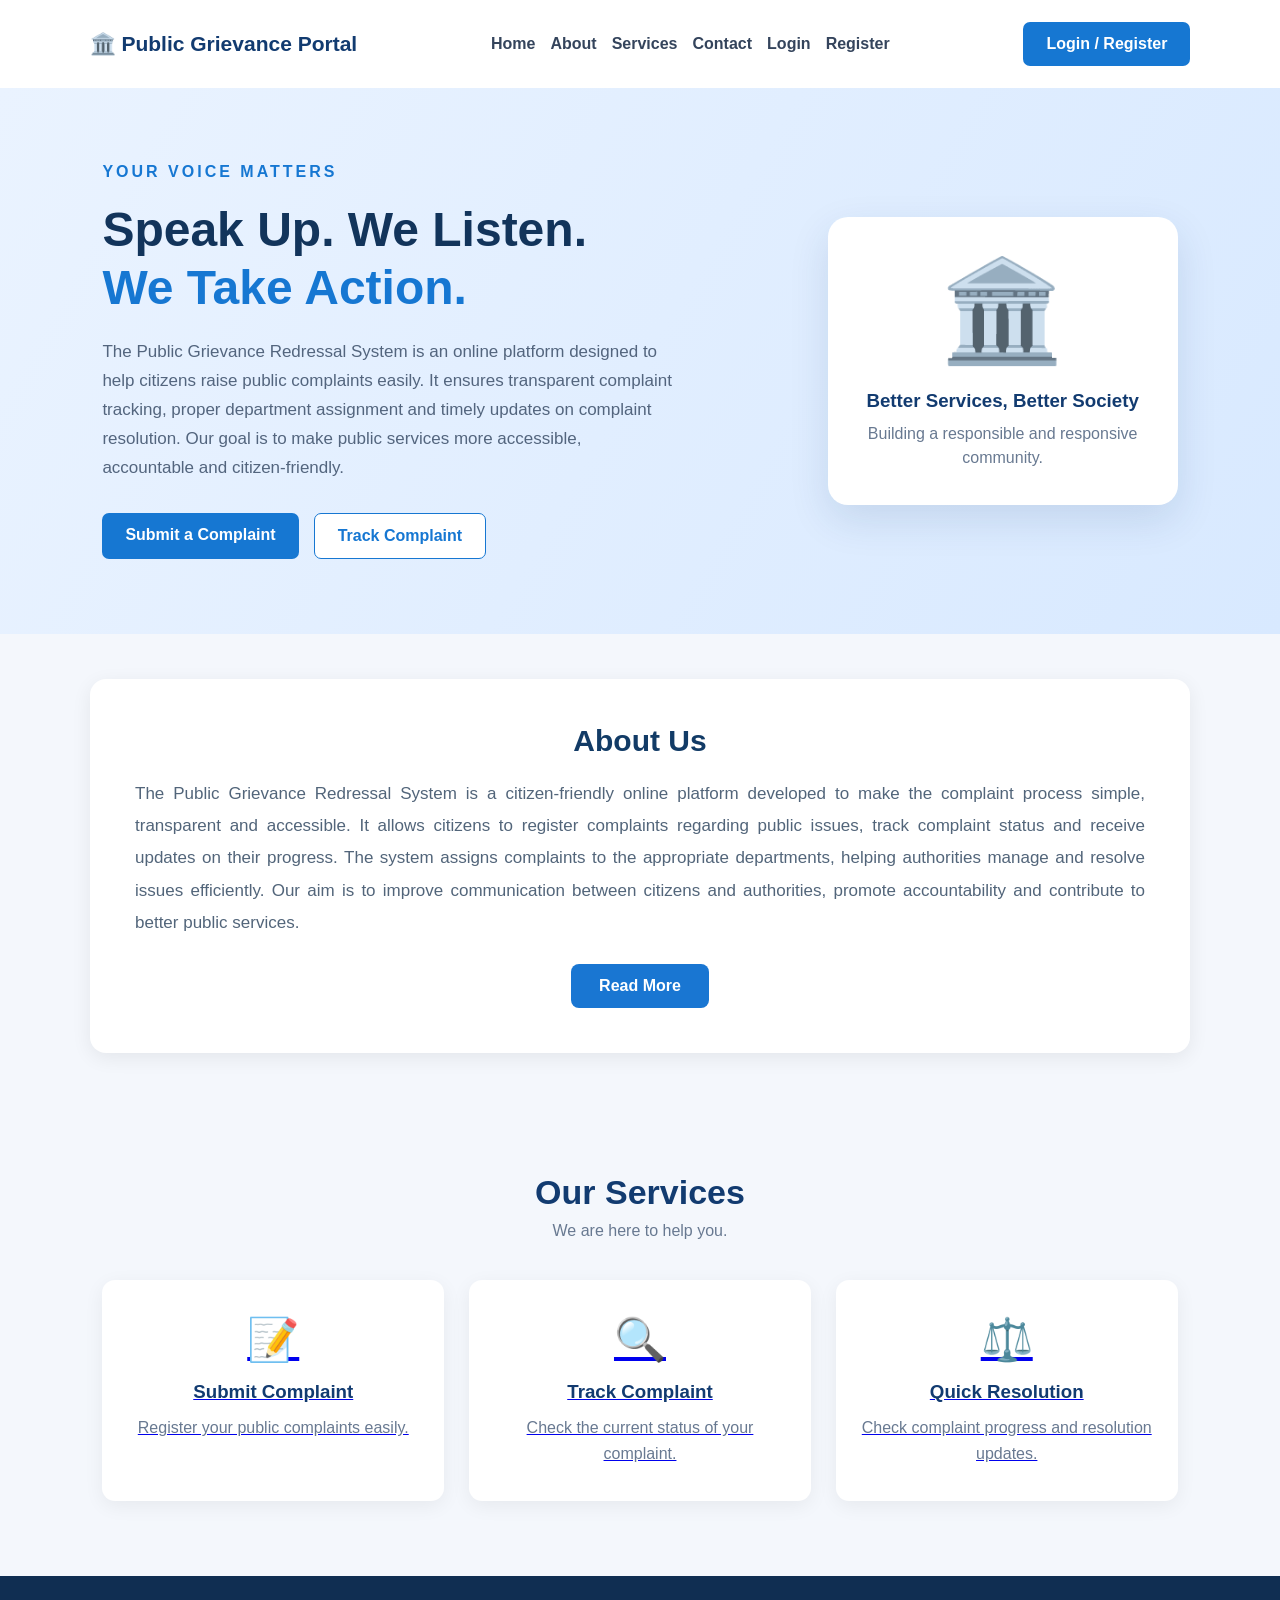
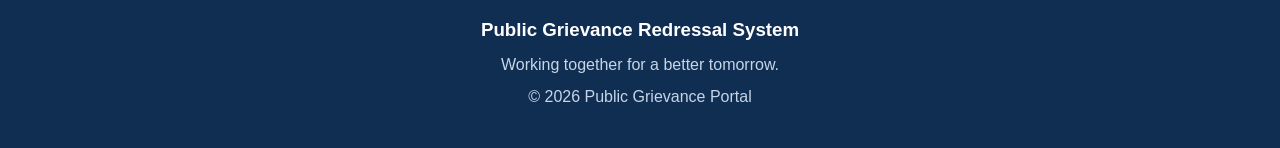
<file: Fontend/PublicGrievanceWebsite/index.html>
<!DOCTYPE html>
<html lang="en">
<head>
    <meta charset="UTF-8">
    <meta name="viewport" content="width=device-width, initial-scale=1.0">
    <title>Public Grievance Redressal System</title>
    <link rel="stylesheet" href="style.css">
</head>
<body>

<header>
    <div class="logo">🏛️ Public Grievance Portal</div>

    <nav>
        <a href="index.html">Home</a>
        <a href="about.html">About</a>
        <a href="#services">Services</a>
        <a href="contact.html">Contact</a>
        <a href="login.html">Login</a>
        <a href="register.html">Register</a>
    </nav>

    <a href="register.html" class="nav-button">Login / Register</a>
</header>

<section class="hero">
    <div class="hero-content">
        <p class="tag">YOUR VOICE MATTERS</p>
        <h1>Speak Up. We Listen.<br>
            <span>We Take Action.</span>
        </h1>
        <p> The Public Grievance Redressal System is an online platform
        designed to help citizens raise public complaints easily.
        It ensures transparent complaint tracking, proper department
        assignment and timely updates on complaint resolution.
        Our goal is to make public services more accessible,
        accountable and citizen-friendly.</p>

        <div class="hero-buttons">
            <a href="complaint.html" class="web-button">Submit a Complaint</a>
            <a href="track.html" class="web-button secondary">Track Complaint</a>
        </div>
    </div>

    <div class="hero-image">
        <div class="illustration">🏛️</div>
        <h3>Better Services, Better Society</h3>
        <p>Building a responsible and responsive community.</p>
    </div>
</section>

<section id="about" class="about">
    <h2>About Us</h2>
    <p>
        The Public Grievance Redressal System is a citizen-friendly
        online platform developed to make the complaint process simple,
        transparent and accessible. It allows citizens to register
        complaints regarding public issues, track complaint status and
        receive updates on their progress. The system assigns complaints
        to the appropriate departments, helping authorities manage and
        resolve issues efficiently. Our aim is to improve communication
        between citizens and authorities, promote accountability and
        contribute to better public services.
    </p>

        <div class="about-button">
        <a href="about.html" class="web-button">Read More</a>
    </div>
</section>


<section class="services" id="services">
    <h2>Our Services</h2>
    <p>We are here to help you.</p>

    <div class="cards">

        <a href="complaint.html" class="card">
            <div>📝</div>
            <h3>Submit Complaint</h3>
            <p>Register your public complaints easily.</p>
        </a>

        <a href="track.html" class="card">
            <div>🔍</div>
            <h3>Track Complaint</h3>
            <p>Check the current status of your complaint.</p>
        </a>

        <a href="quick-resolution.html" class="card">
            <div>⚖️</div>
            <h3>Quick Resolution</h3>
            <p>Check complaint progress and resolution updates.</p>
        </a>

    </div>
</section>

<footer id="contact">
    <h3>Public Grievance Redressal System</h3>
    <p>Working together for a better tomorrow.</p>
    <p>© 2026 Public Grievance Portal</p>
</footer>

</body>
</html>
</file>
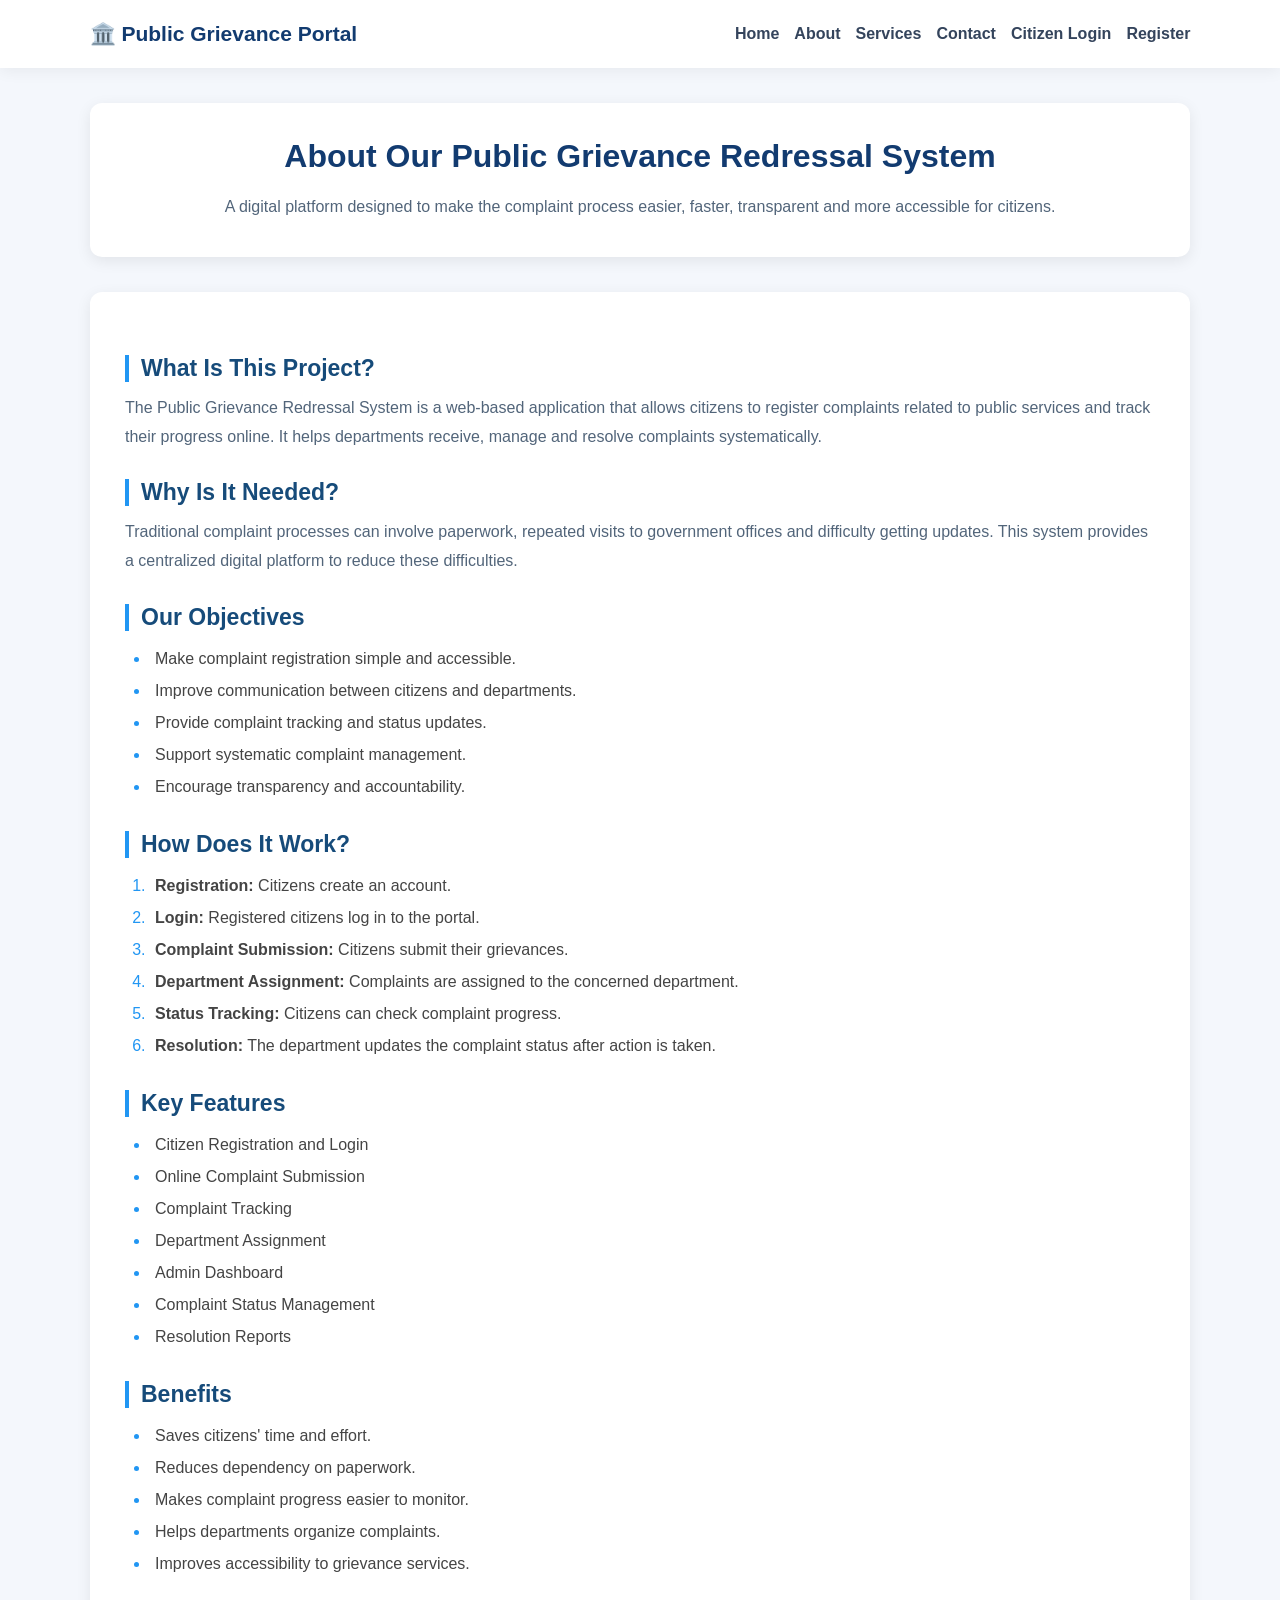
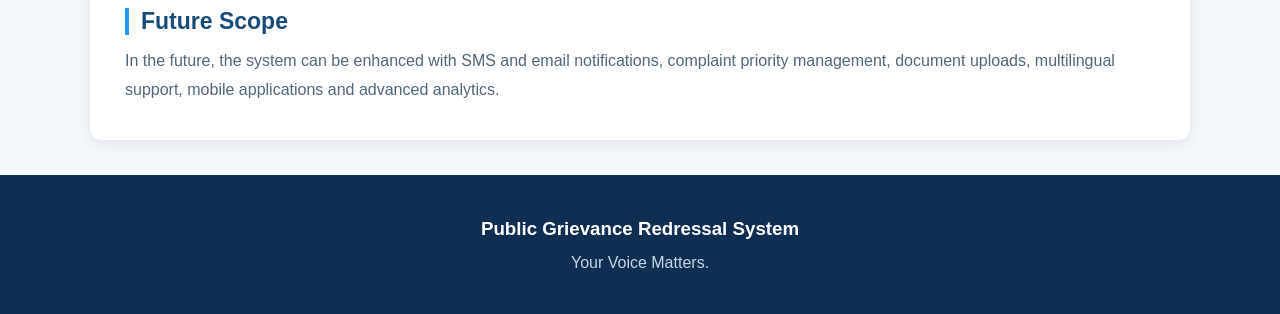
<file: Fontend/PublicGrievanceWebsite/about.html>
<!DOCTYPE html>
<html lang="en">
<head>
    <meta charset="UTF-8">
    <meta name="viewport" content="width=device-width, initial-scale=1.0">
    <title>About Us | Public Grievance Portal</title>
    <link rel="stylesheet" href="style.css">
</head>
<body>

<header>
    <div class="logo">🏛️ Public Grievance Portal</div>
    <nav>
        <a href="index.html">Home</a>
        <a href="about.html">About</a>
        <a href="index.html#services">Services</a>
        <a href="contact.html">Contact</a>
        <a href="login.html">Citizen Login</a>
        <a href="register.html">Register</a>
    </nav>
</header>

<section class="about-intro">
    <h1>About Our Public Grievance Redressal System</h1>
    <p>
        A digital platform designed to make the complaint process
        easier, faster, transparent and more accessible for citizens.
    </p>
</section>

<section class="about-content">
    <h2>What Is This Project?</h2>
    <p>
        The Public Grievance Redressal System is a web-based application
        that allows citizens to register complaints related to public
        services and track their progress online. It helps departments
        receive, manage and resolve complaints systematically.
    </p>

    <h2>Why Is It Needed?</h2>
    <p>
        Traditional complaint processes can involve paperwork,
        repeated visits to government offices and difficulty getting
        updates. This system provides a centralized digital platform
        to reduce these difficulties.
    </p>

    <h2>Our Objectives</h2>
    <ul>
        <li>Make complaint registration simple and accessible.</li>
        <li>Improve communication between citizens and departments.</li>
        <li>Provide complaint tracking and status updates.</li>
        <li>Support systematic complaint management.</li>
        <li>Encourage transparency and accountability.</li>
    </ul>

    <h2>How Does It Work?</h2>
    <ol>
        <li><b>Registration:</b> Citizens create an account.</li>
        <li><b>Login:</b> Registered citizens log in to the portal.</li>
        <li><b>Complaint Submission:</b> Citizens submit their grievances.</li>
        <li><b>Department Assignment:</b> Complaints are assigned to the concerned department.</li>
        <li><b>Status Tracking:</b> Citizens can check complaint progress.</li>
        <li><b>Resolution:</b> The department updates the complaint status after action is taken.</li>
    </ol>

    <h2>Key Features</h2>
    <ul>
        <li>Citizen Registration and Login</li>
        <li>Online Complaint Submission</li>
        <li>Complaint Tracking</li>
        <li>Department Assignment</li>
        <li>Admin Dashboard</li>
        <li>Complaint Status Management</li>
        <li>Resolution Reports</li>
    </ul>

    <h2>Benefits</h2>
    <ul>
        <li>Saves citizens' time and effort.</li>
        <li>Reduces dependency on paperwork.</li>
        <li>Makes complaint progress easier to monitor.</li>
        <li>Helps departments organize complaints.</li>
        <li>Improves accessibility to grievance services.</li>
    </ul>

    <h2>Future Scope</h2>
    <p>
        In the future, the system can be enhanced with SMS and email
        notifications, complaint priority management, document uploads,
        multilingual support, mobile applications and advanced analytics.
    </p>
</section>

<footer>
    <h3>Public Grievance Redressal System</h3>
    <p>Your Voice Matters.</p>
</footer>

</body>
</html>
</file>
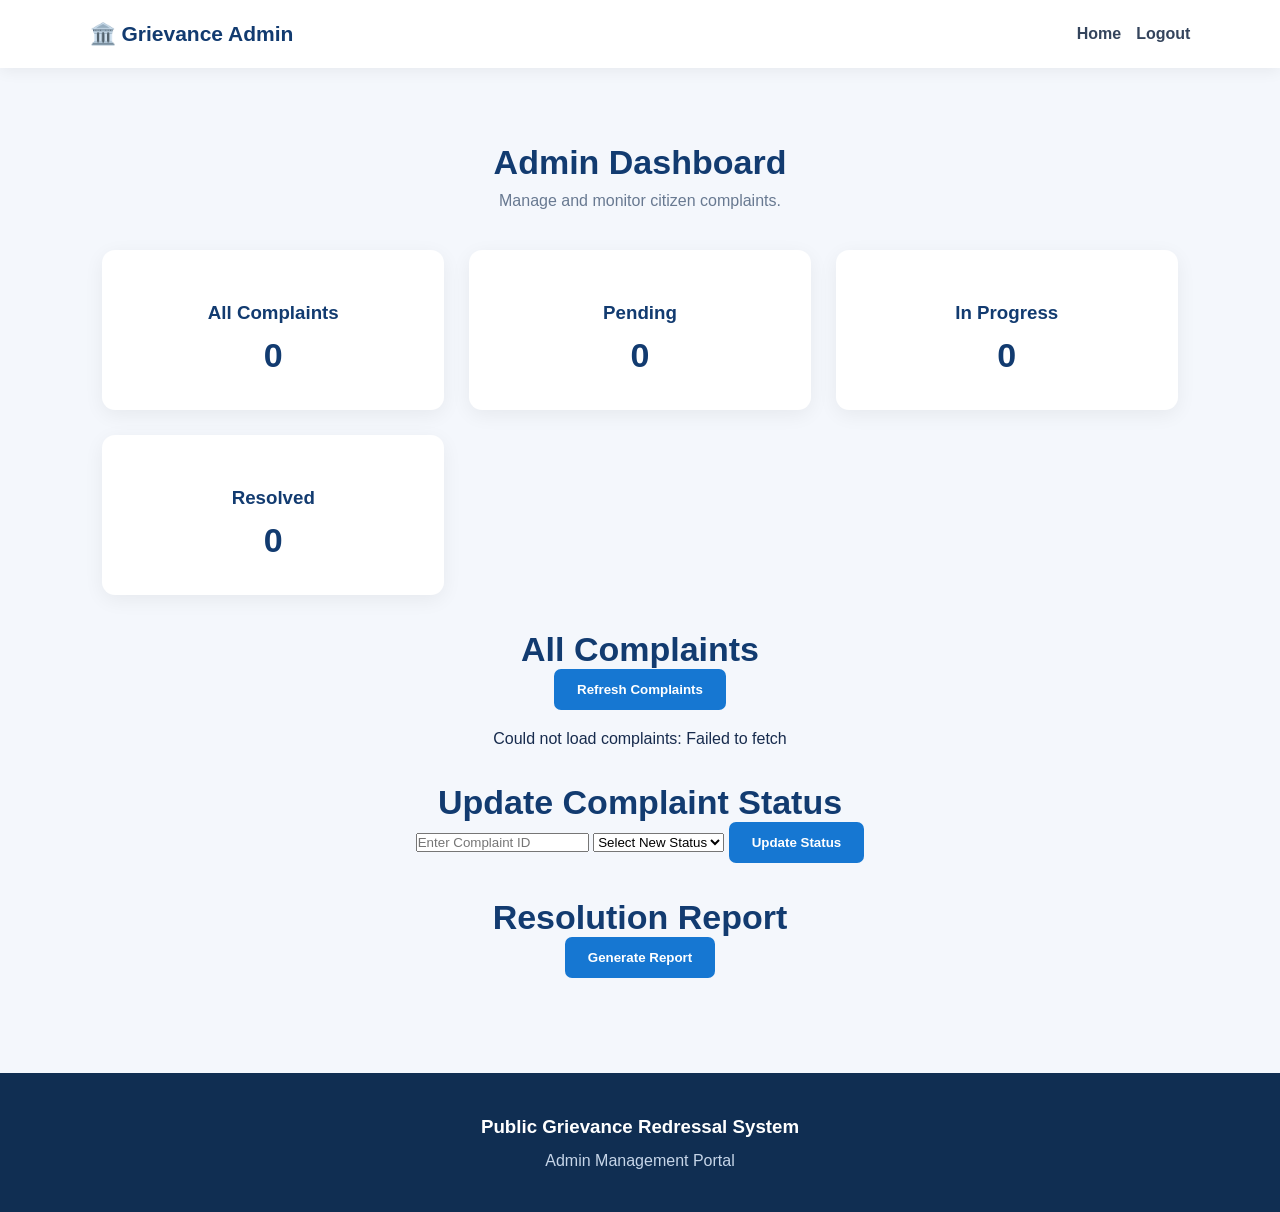
<file: Fontend/PublicGrievanceWebsite/admin-dashboard.html>
<!DOCTYPE html>
<html lang="en">
<head>
    <meta charset="UTF-8">
    <meta name="viewport" content="width=device-width, initial-scale=1.0">
    <title>Admin Dashboard</title>
    <link rel="stylesheet" href="style.css">
</head>
<body>

<header>
    <div class="logo">🏛️ Grievance Admin</div>
    <nav>
        <a href="index.html">Home</a>
        <a href="admin.html">Logout</a>
    </nav>
</header>

<section class="services">
    <h2>Admin Dashboard</h2>
    <p>Manage and monitor citizen complaints.</p>

    <div class="cards">
        <div class="card">
            <h3>All Complaints</h3>
            <h2 id="allCount">0</h2>
        </div>
        <div class="card">
            <h3>Pending</h3>
            <h2 id="pendingCount">0</h2>
        </div>
        <div class="card">
            <h3>In Progress</h3>
            <h2 id="progressCount">0</h2>
        </div>
        <div class="card">
            <h3>Resolved</h3>
            <h2 id="resolvedCount">0</h2>
        </div>
    </div>

    <h2 style="margin-top:35px;">All Complaints</h2>
    <button class="web-button" onclick="loadComplaints()">
        Refresh Complaints
    </button>

    <div id="complaints"
         style="margin-top:20px; overflow-x:auto; white-space:pre-wrap;">
        Loading complaints...
    </div>

    <h2 style="margin-top:35px;">Update Complaint Status</h2>

    <form id="updateForm">
        <input type="number" id="complaintId"
               placeholder="Enter Complaint ID" required>

        <select id="status" required>
            <option value="">Select New Status</option>
            <option value="Pending">Pending</option>
            <option value="In Progress">In Progress</option>
            <option value="Resolved">Resolved</option>
            <option value="Rejected">Rejected</option>
        </select>

        <button type="submit" class="web-button">
            Update Status
        </button>
    </form>

    <p id="updateMessage"></p>

    <h2 style="margin-top:35px;">Resolution Report</h2>

    <button class="web-button" onclick="loadReport()">
        Generate Report
    </button>

    <pre id="report"
         style="margin-top:20px; white-space:pre-wrap;"></pre>

</section>

<footer>
    <h3>Public Grievance Redressal System</h3>
    <p>Admin Management Portal</p>
</footer>

<script>
const API = "http://localhost:8090";

async function loadComplaints() {
    const box = document.getElementById("complaints");
    box.textContent = "Loading...";

    try {
        const response = await fetch(API + "/api/admin/complaints");
        const text = await response.text();

        if (!response.ok) throw new Error(text);

        box.textContent = text;

        const ids = ["allCount", "pendingCount",
                     "progressCount", "resolvedCount"];

        const counts = {
            all: (text.match(/Complaint ID:/g) || []).length,
            pending: (text.match(/Status: Pending/g) || []).length,
            progress: (text.match(/Status: In Progress/g) || []).length,
            resolved: (text.match(/Status: Resolved/g) || []).length
        };

        document.getElementById(ids[0]).textContent = counts.all;
        document.getElementById(ids[1]).textContent = counts.pending;
        document.getElementById(ids[2]).textContent = counts.progress;
        document.getElementById(ids[3]).textContent = counts.resolved;

    } catch (error) {
        box.textContent = "Could not load complaints: " + error.message;
    }
}

document.getElementById("updateForm").addEventListener("submit",
async function(event) {
    event.preventDefault();

    const data = new URLSearchParams();
    data.append("complaintId",
        document.getElementById("complaintId").value);
    data.append("status",
        document.getElementById("status").value);

    try {
        const response = await fetch(API + "/api/admin/update", {
            method: "POST",
            body: data
        });

        const message = await response.text();
        document.getElementById("updateMessage").textContent = message;

        if (response.ok) {
            loadComplaints();
        }
    } catch (error) {
        document.getElementById("updateMessage").textContent =
            "Update failed: " + error.message;
    }
});

async function loadReport() {
    const box = document.getElementById("report");
    box.textContent = "Generating report...";

    try {
        const response = await fetch(API + "/api/admin/report");
        const text = await response.text();

        if (!response.ok) throw new Error(text);

        box.textContent = text;
    } catch (error) {
        box.textContent = "Report failed: " + error.message;
    }
}

loadComplaints();
</script>

</body>
</html>
</file>
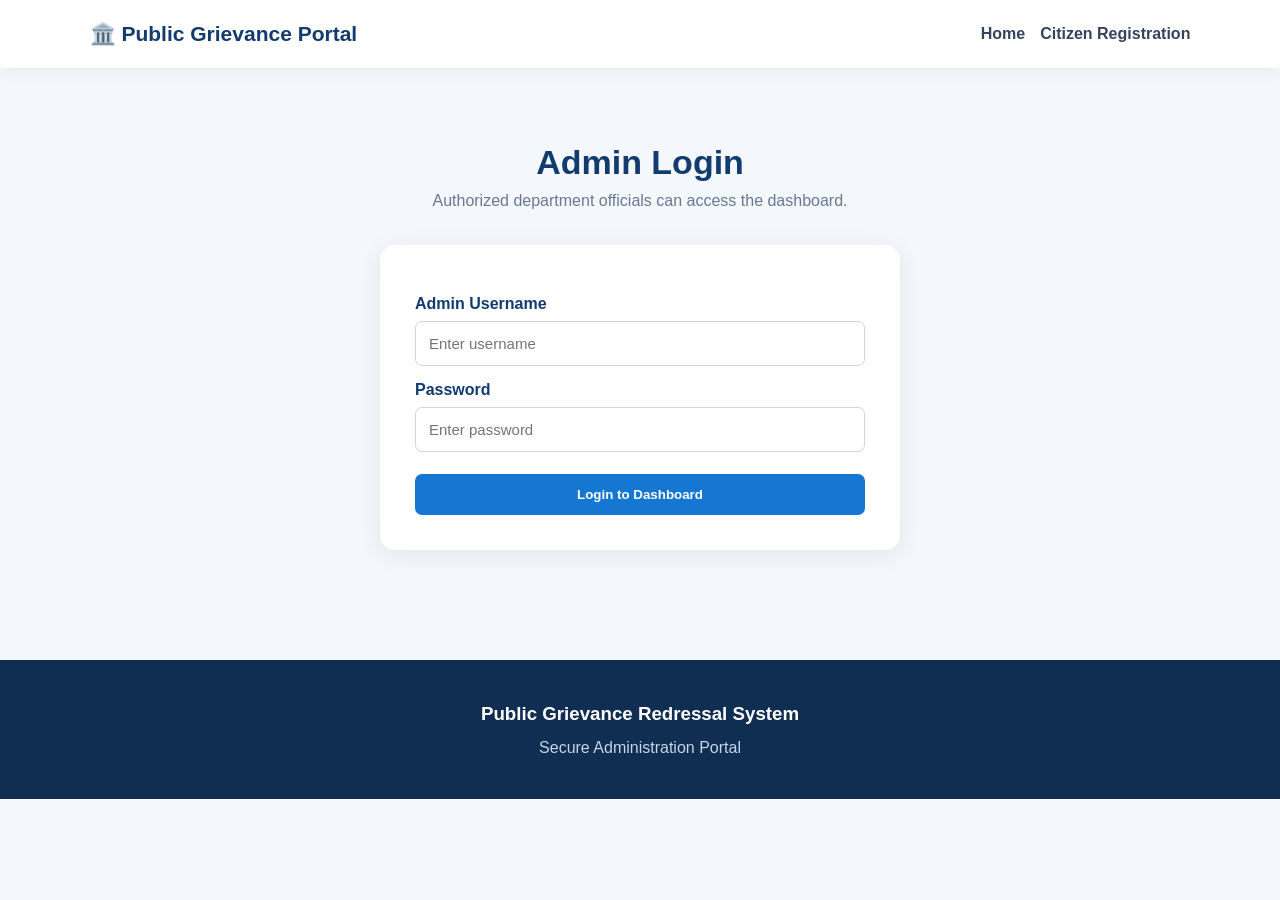
<file: Fontend/PublicGrievanceWebsite/admin.html>
<!DOCTYPE html>
<html lang="en">
<head>
    <meta charset="UTF-8">
    <meta name="viewport" content="width=device-width, initial-scale=1.0">
    <title>Admin Login</title>
    <link rel="stylesheet" href="style.css">
</head>
<body>

<header>
    <div class="logo">🏛️ Public Grievance Portal</div>
    <nav>
        <a href="index.html">Home</a>
        <a href="register.html">Citizen Registration</a>
    </nav>
</header>

<section class="services">
    <h2>Admin Login</h2>
    <p>Authorized department officials can access the dashboard.</p>

    <form class="registration-form" id="loginForm">
        <label>Admin Username</label>
        <input type="text" id="username"
               placeholder="Enter username" required>

        <label>Password</label>
        <input type="password" id="password"
               placeholder="Enter password" required>

        <button type="submit">Login to Dashboard</button>
    </form>

    <p id="message"></p>
</section>

<footer>
    <h3>Public Grievance Redressal System</h3>
    <p>Secure Administration Portal</p>
</footer>

<script>
document.getElementById("loginForm").addEventListener("submit",
async function(event) {
    event.preventDefault();

    const data = new URLSearchParams();
    data.append("username", document.getElementById("username").value);
    data.append("password", document.getElementById("password").value);

    const message = document.getElementById("message");
    message.textContent = "Checking login...";

    try {
        const response = await fetch(
            "http://localhost:8090/api/admin/login",
            {
                method: "POST",
                body: data
            }
        );

        const result = await response.text();

        if (response.ok && result === "LOGIN_SUCCESS") {
            window.location.href = "admin-dashboard.html";
        } else {
            message.textContent = result;
        }
    } catch (error) {
        message.textContent = "Server connection failed!";
    }
});
</script>

</body>
</html>
</file>
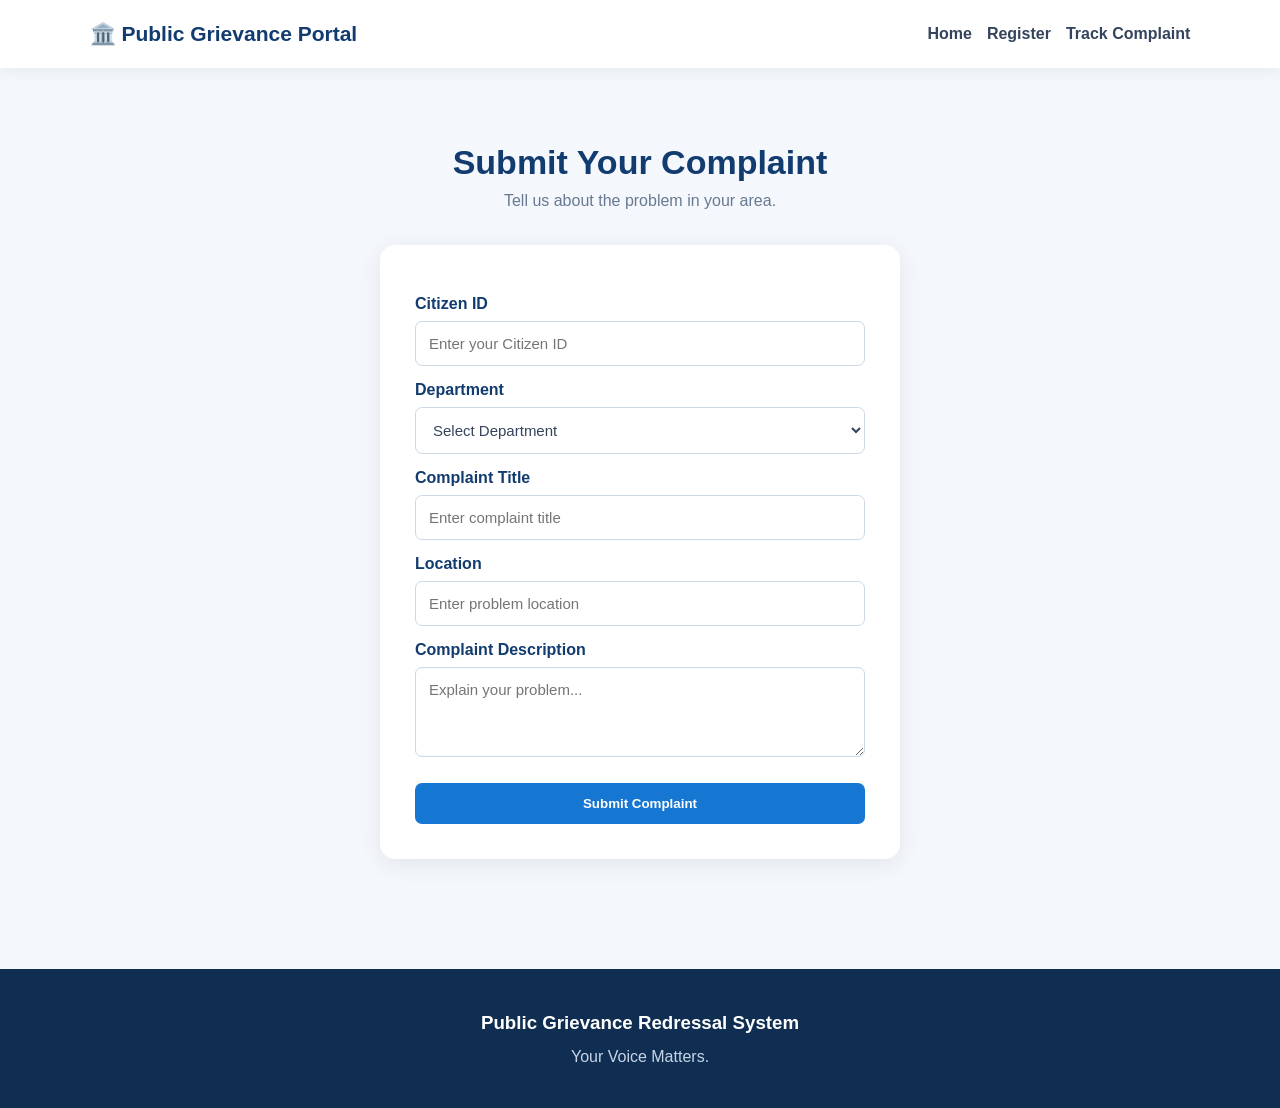
<file: Fontend/PublicGrievanceWebsite/complaint.html>
<!DOCTYPE html>
<html lang="en">
<head>
    <meta charset="UTF-8">
    <meta name="viewport" content="width=device-width, initial-scale=1.0">
    <title>Submit Complaint</title>
    <link rel="stylesheet" href="style.css">
</head>
<body>

<header>
    <div class="logo">🏛️ Public Grievance Portal</div>
    <nav>
        <a href="index.html">Home</a>
        <a href="register.html">Register</a>
        <a href="track.html">Track Complaint</a>
    </nav>
</header>

<section class="services">
    <h2>Submit Your Complaint</h2>
    <p>Tell us about the problem in your area.</p>

    <form class="registration-form" id="complaintForm">

        <label>Citizen ID</label>
        <input type="number" name="citizenId" placeholder="Enter your Citizen ID" required>

        <label>Department</label>
        <select name="departmentId" required>
            <option value="">Select Department</option>
            <option value="1">Road and Transport</option>
            <option value="2">Water Supply</option>
            <option value="3">Electricity</option>
            <option value="4">Sanitation</option>
        </select>

        <label>Complaint Title</label>
        <input type="text" name="title" placeholder="Enter complaint title" required>

        <label>Location</label>
        <input type="text" name="location" placeholder="Enter problem location" required>

        <label>Complaint Description</label>
        <textarea name="description" placeholder="Explain your problem..." required></textarea>

        <button type="submit">Submit Complaint</button>
        <p id="message"></p>

    </form>
</section>

<footer>
    <h3>Public Grievance Redressal System</h3>
    <p>Your Voice Matters.</p>
</footer>

<script>
document.getElementById("complaintForm").addEventListener("submit", async function(event) {
    event.preventDefault();

    const data = new URLSearchParams(new FormData(this));

    try {
        const response = await fetch("http://localhost:8090/api/complaint", {
            method: "POST",
            body: data
        });

        const result = await response.text();
        document.getElementById("message").innerText = result;

        if (response.ok && result.includes("Successful")) {
            this.reset();
        }

    } catch (error) {
        document.getElementById("message").innerText = "Server connection failed!";
    }
});
</script>

</body>
</html>
</file>
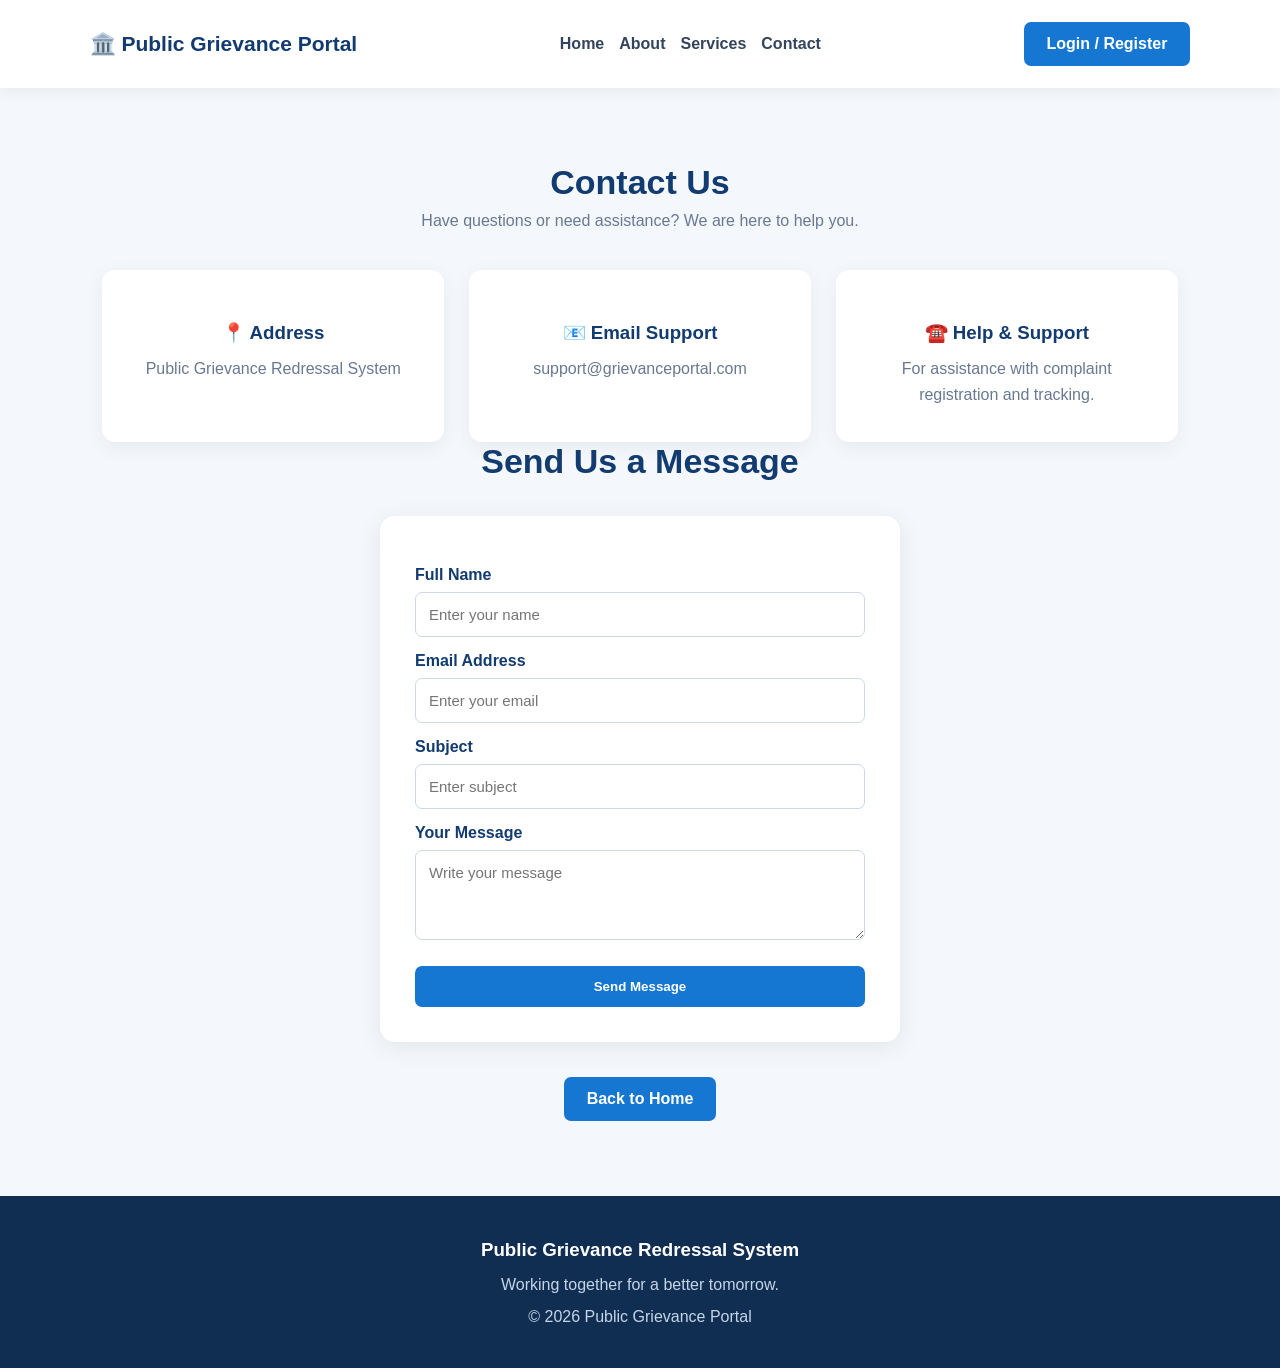
<file: Fontend/PublicGrievanceWebsite/contact.html>
<!DOCTYPE html>
<html lang="en">
<head>
    <meta charset="UTF-8">
    <meta name="viewport" content="width=device-width, initial-scale=1.0">
    <title>Contact Us - Public Grievance Portal</title>
    <link rel="stylesheet" href="style.css">
</head>
<body>

<header>
    <div class="logo">🏛️ Public Grievance Portal</div>
    <nav>
        <a href="index.html">Home</a>
        <a href="about.html">About</a>
        <a href="index.html#services">Services</a>
        <a href="contact.html">Contact</a>
    </nav>
    <a href="register.html" class="nav-button">Login / Register</a>
</header>

<section class="services">
    <h2>Contact Us</h2>
    <p>Have questions or need assistance? We are here to help you.</p>

    <div class="cards">
        <div class="card">
            <h3>📍 Address</h3>
            <p>Public Grievance Redressal System</p>
        </div>

        <div class="card">
            <h3>📧 Email Support</h3>
            <p>support@grievanceportal.com</p>
        </div>

        <div class="card">
            <h3>☎️ Help & Support</h3>
            <p>For assistance with complaint registration and tracking.</p>
        </div>
    </div>

       <h2>Send Us a Message</h2>

    <form class="registration-form" id="contactForm">

        <label>Full Name</label>
        <input type="text" name="fullName" placeholder="Enter your name" required>

        <label>Email Address</label>
        <input type="email" name="email" placeholder="Enter your email" required>

        <label>Subject</label>
        <input type="text" name="subject" placeholder="Enter subject" required>

        <label>Your Message</label>
        <textarea name="message" placeholder="Write your message" required></textarea>

        <button type="submit">Send Message</button>

        <p id="contactMessage"></p>

    </form>

    <a href="index.html" class="web-button">Back to Home</a>
</section>

<footer>
    <h3>Public Grievance Redressal System</h3>
    <p>Working together for a better tomorrow.</p>
    <p>© 2026 Public Grievance Portal</p>
</footer>

</body>
</html>
</file>
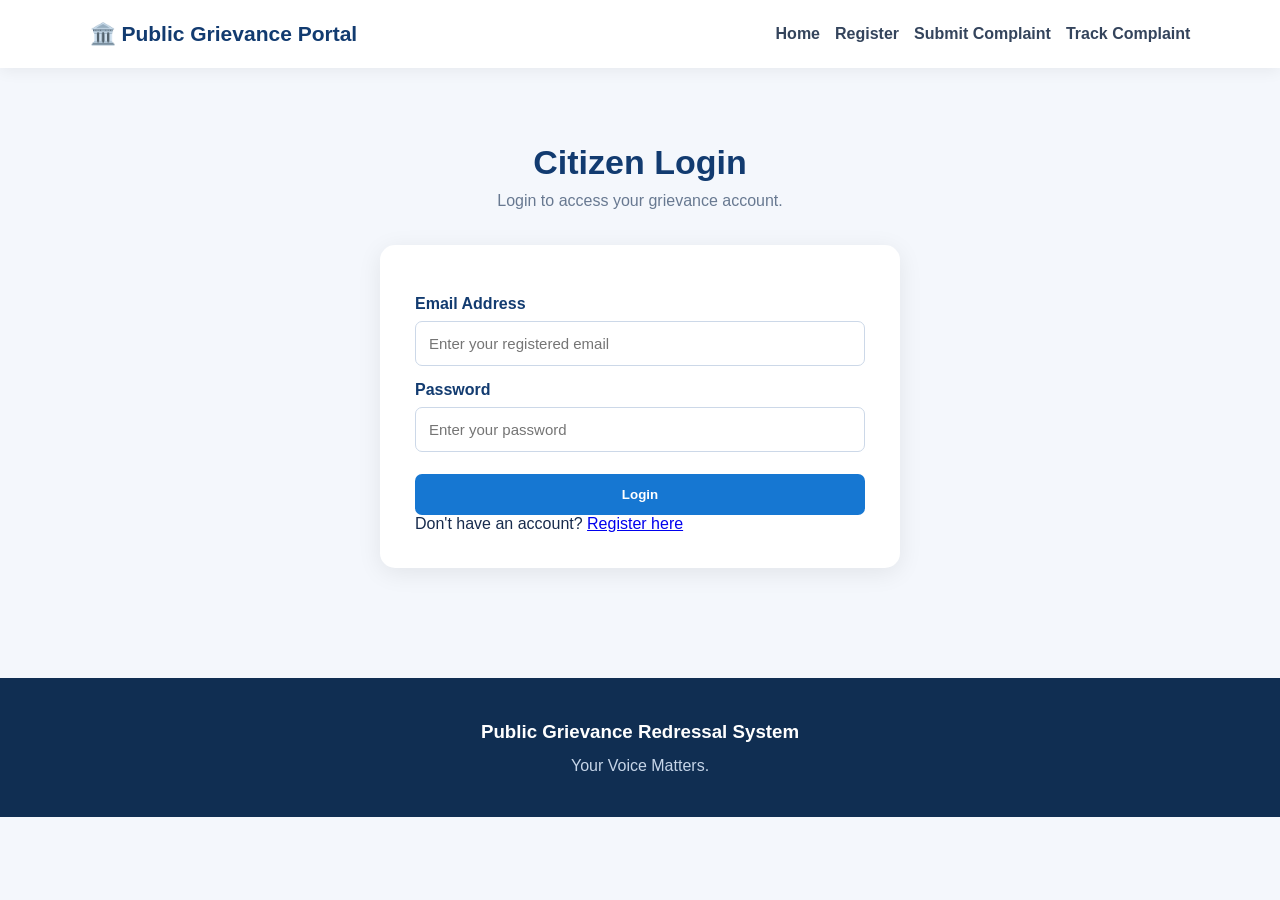
<file: Fontend/PublicGrievanceWebsite/login.html>
<!DOCTYPE html>
<html lang="en">
<head>
    <meta charset="UTF-8">
    <meta name="viewport" content="width=device-width, initial-scale=1.0">
    <title>Citizen Login</title>
    <link rel="stylesheet" href="style.css">
</head>
<body>

<header>
    <div class="logo">🏛️ Public Grievance Portal</div>
    <nav>
        <a href="index.html">Home</a>
        <a href="register.html">Register</a>
        <a href="complaint.html">Submit Complaint</a>
        <a href="track.html">Track Complaint</a>
    </nav>
</header>

<section class="services">
    <h2>Citizen Login</h2>
    <p>Login to access your grievance account.</p>

    <form class="registration-form" id="loginForm">

        <label>Email Address</label>
        <input type="email" name="email"
               placeholder="Enter your registered email" required>

        <label>Password</label>
        <input type="password" name="password"
               placeholder="Enter your password"
               autocomplete="current-password" required>

        <button type="submit">Login</button>

        <p id="message"></p>

        <p>Don't have an account?
            <a href="register.html">Register here</a>
        </p>

    </form>
</section>

<footer>
    <h3>Public Grievance Redressal System</h3>
    <p>Your Voice Matters.</p>
</footer>

<script>
document.getElementById("loginForm").addEventListener("submit", async function(event) {

    event.preventDefault();

    const formData = new FormData(this);
    const data = new URLSearchParams(formData);

    try {
        const response = await fetch("http://localhost:8090/api/login", {
            method: "POST",
            body: data
        });

        const result = await response.text();

        document.getElementById("message").innerText = result;

        if (result === "Login Successful!") {
            window.location.href = "complaint.html";
        }

    } catch (error) {
        document.getElementById("message").innerText =
            "Server connection failed. Please try again.";
    }
});
</script>

</body>
</html>
</file>
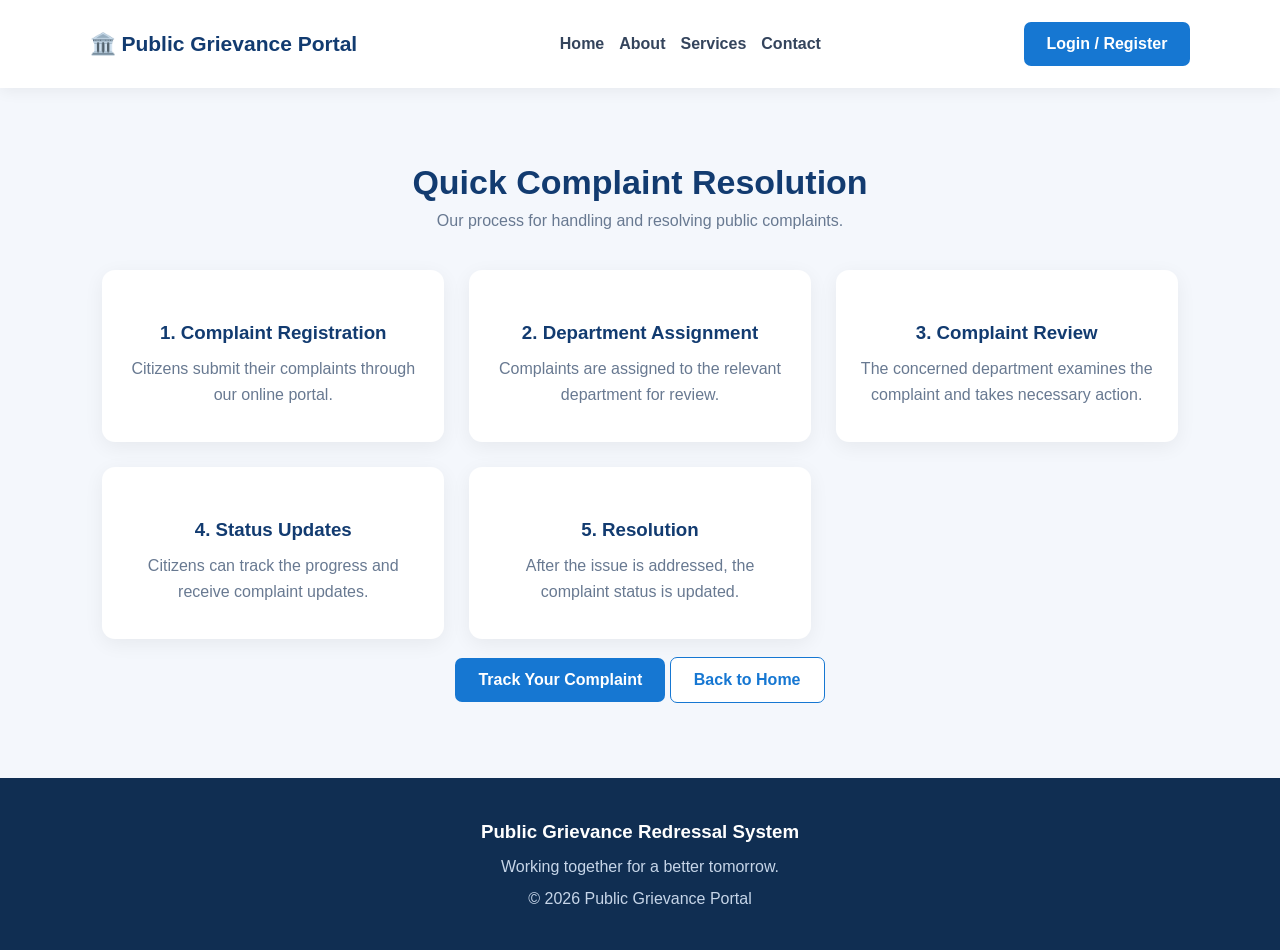
<file: Fontend/PublicGrievanceWebsite/quick-resolution.html>
<!DOCTYPE html>
<html lang="en">
<head>
    <meta charset="UTF-8">
    <meta name="viewport" content="width=device-width, initial-scale=1.0">
    <title>Quick Resolution - Public Grievance Portal</title>
    <link rel="stylesheet" href="style.css">
</head>
<body>

<header>
    <div class="logo">🏛️ Public Grievance Portal</div>
    <nav>
        <a href="index.html">Home</a>
        <a href="index.html#about">About</a>
        <a href="index.html#services">Services</a>
        <a href="index.html#contact">Contact</a>
    </nav>
    <a href="register.html" class="nav-button">Login / Register</a>
</header>

<section class="services">
    <h2>Quick Complaint Resolution</h2>
    <p>Our process for handling and resolving public complaints.</p>

    <div class="cards">
        <div class="card">
            <h3>1. Complaint Registration</h3>
            <p>Citizens submit their complaints through our online portal.</p>
        </div>

        <div class="card">
            <h3>2. Department Assignment</h3>
            <p>Complaints are assigned to the relevant department for review.</p>
        </div>

        <div class="card">
            <h3>3. Complaint Review</h3>
            <p>The concerned department examines the complaint and takes necessary action.</p>
        </div>

        <div class="card">
            <h3>4. Status Updates</h3>
            <p>Citizens can track the progress and receive complaint updates.</p>
        </div>

        <div class="card">
            <h3>5. Resolution</h3>
            <p>After the issue is addressed, the complaint status is updated.</p>
        </div>
    </div>

    <br>
    <a href="track.html" class="web-button">Track Your Complaint</a>
    <a href="index.html" class="web-button secondary">Back to Home</a>
</section>

<footer>
    <h3>Public Grievance Redressal System</h3>
    <p>Working together for a better tomorrow.</p>
    <p>© 2026 Public Grievance Portal</p>
</footer>

</body>
</html>
</file>
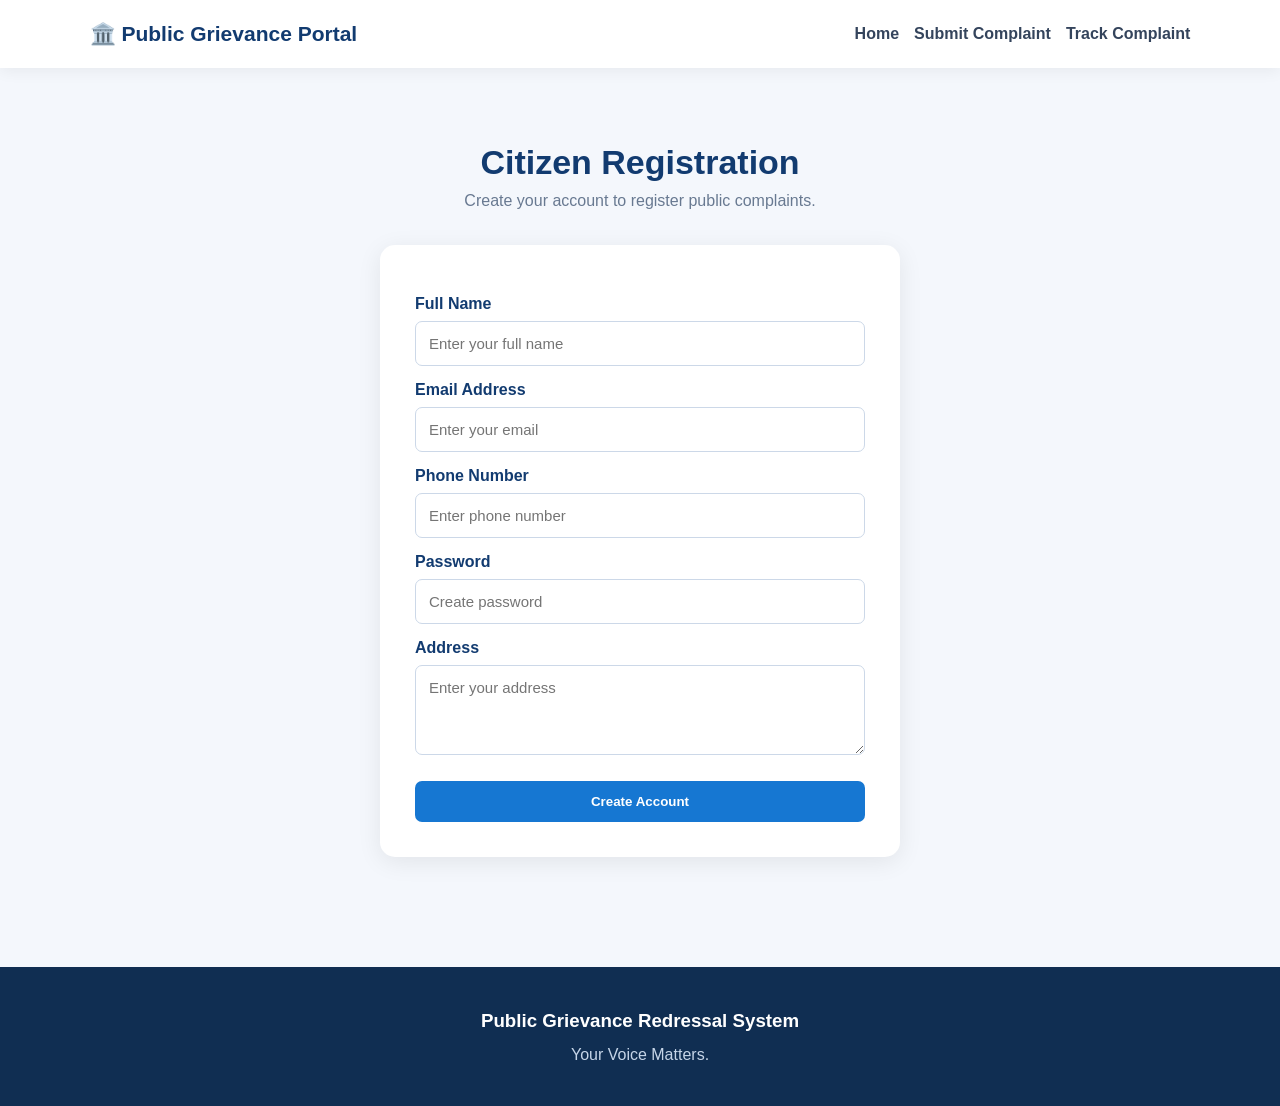
<file: Fontend/PublicGrievanceWebsite/register.html>
<!DOCTYPE html>
<html lang="en">
<head>
    <meta charset="UTF-8">
    <meta name="viewport" content="width=device-width, initial-scale=1.0">
    <title>Citizen Registration</title>
    <link rel="stylesheet" href="style.css">
</head>
<body>

<header>
    <div class="logo">🏛️ Public Grievance Portal</div>
    <nav>
        <a href="index.html">Home</a>
        <a href="complaint.html">Submit Complaint</a>
        <a href="track.html">Track Complaint</a>
    </nav>
</header>

<section class="services">
    <h2>Citizen Registration</h2>
    <p>Create your account to register public complaints.</p>

    <form class="registration-form" id="registerForm">

        <label>Full Name</label>
        <input type="text" name="fullName" placeholder="Enter your full name" required>

        <label>Email Address</label>
        <input type="email" name="email" placeholder="Enter your email" required>

        <label>Phone Number</label>
        <input type="tel" name="phone" placeholder="Enter phone number" required>

        <label>Password</label>
        <input type="password" name="password" placeholder="Create password" required>

        <label>Address</label>
        <textarea name="address" placeholder="Enter your address" required></textarea>

        <button type="submit">Create Account</button>

        <p id="message"></p>
    </form>
</section>

<footer>
    <h3>Public Grievance Redressal System</h3>
    <p>Your Voice Matters.</p>
</footer>

<script>
document.getElementById("registerForm").addEventListener("submit", async function(event) {

    event.preventDefault();

    const formData = new FormData(this);
    const data = new URLSearchParams(formData);

    try {
        const response = await fetch("http://localhost:8090/api/register", {
            method: "POST",
            body: data
        });

        const result = await response.text();

        document.getElementById("message").innerText = result;

        if (result === "Registration Successful!") {
            this.reset();
        }

    } catch (error) {
        document.getElementById("message").innerText =
            "Server connection failed. Please try again.";
    }
});
</script>

</body>
</html>
</file>
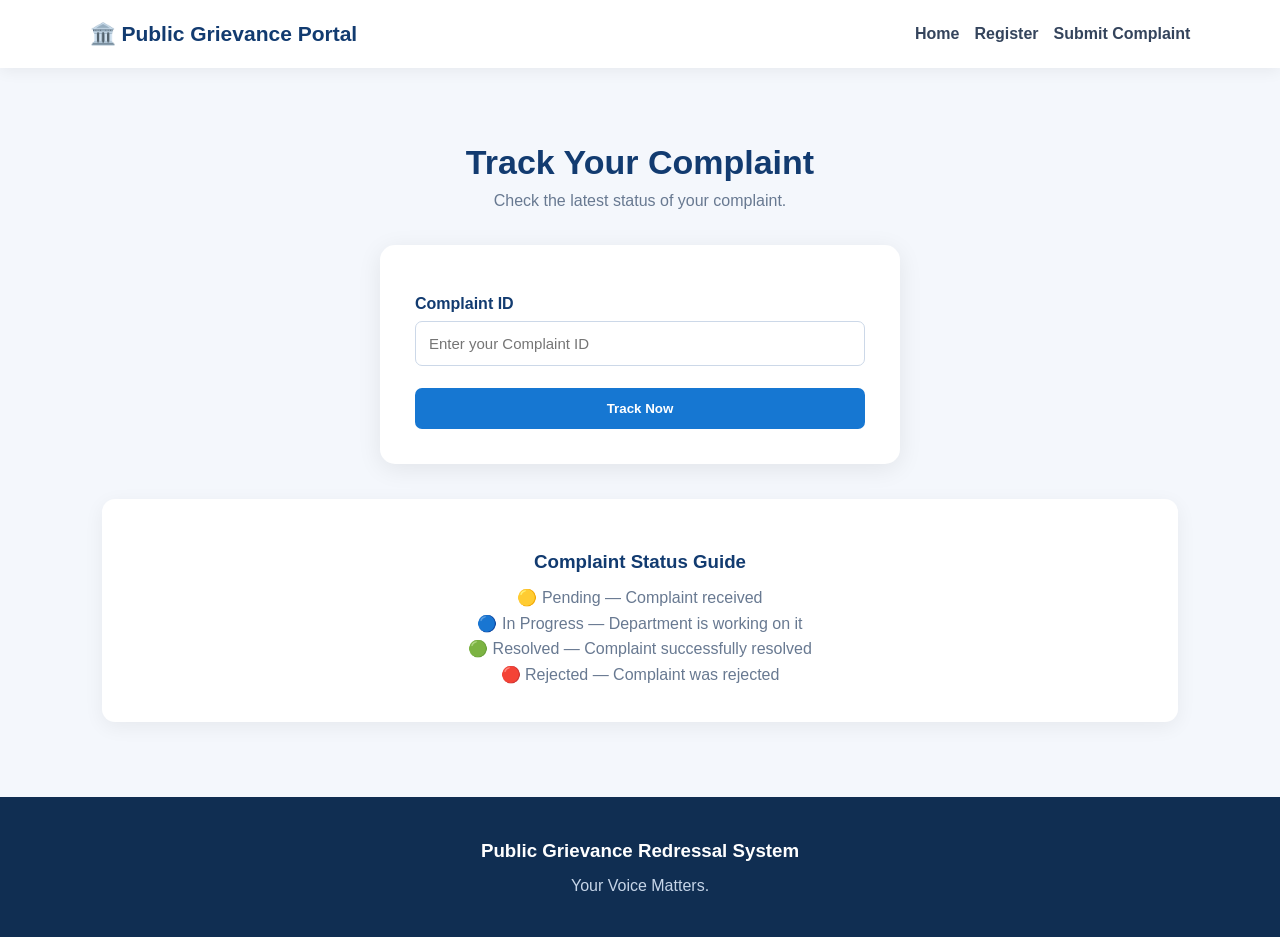
<file: Fontend/PublicGrievanceWebsite/track.html>
<!DOCTYPE html>
<html lang="en">
<head>
    <meta charset="UTF-8">
    <meta name="viewport" content="width=device-width, initial-scale=1.0">
    <title>Track Complaint</title>
    <link rel="stylesheet" href="style.css">
</head>
<body>

<header>
    <div class="logo">🏛️ Public Grievance Portal</div>
    <nav>
        <a href="index.html">Home</a>
        <a href="register.html">Register</a>
        <a href="complaint.html">Submit Complaint</a>
    </nav>
</header>

<section class="services">
    <h2>Track Your Complaint</h2>
    <p>Check the latest status of your complaint.</p>

    <form class="registration-form" id="trackForm">
        <label>Complaint ID</label>
        <input type="number" name="complaintId"
               placeholder="Enter your Complaint ID" required>
        <button type="submit">Track Now</button>
    </form>

    <div id="result" class="card" style="display:none;">
        <h3>Complaint Details</h3>
        <pre id="details" style="white-space:pre-wrap;"></pre>
    </div>

    <div id="message"></div>

    <div class="card">
        <h3>Complaint Status Guide</h3>
        <p>🟡 Pending — Complaint received</p>
        <p>🔵 In Progress — Department is working on it</p>
        <p>🟢 Resolved — Complaint successfully resolved</p>
        <p>🔴 Rejected — Complaint was rejected</p>
    </div>
</section>

<footer>
    <h3>Public Grievance Redressal System</h3>
    <p>Your Voice Matters.</p>
</footer>

<script>
document.getElementById("trackForm").addEventListener("submit", async function(e) {
    e.preventDefault();

    const formData = new FormData(this);

    try {
        const response = await fetch("http://localhost:8090/api/track", {
            method: "POST",
            body: new URLSearchParams(formData)
        });

        const data = await response.text();

        if (response.ok) {
            document.getElementById("details").textContent = data;
            document.getElementById("result").style.display = "block";
            document.getElementById("message").textContent = "";
        } else {
            document.getElementById("result").style.display = "none";
            document.getElementById("message").textContent = data;
        }

    } catch (error) {
        document.getElementById("message").textContent =
            "Server connection failed!";
    }
});
</script>

</body>
</html>
</file>
<file: Fontend/PublicGrievanceWebsite/style.css>
* {
    margin: 0;
    padding: 0;
    box-sizing: border-box;
    font-family: 'Segoe UI', Arial, sans-serif;
}

html {
    scroll-behavior: smooth;
}

body {
    background: #f4f7fc;
    color: #172b4d;
}

/* Header */
header {
    display: flex;
    justify-content: space-between;
    align-items: center;
    padding: 22px 7%;
    background: white;
    box-shadow: 0 3px 15px rgba(0,0,0,0.06);
}

.logo {
    font-size: 21px;
    font-weight: bold;
    color: #123b70;
}

nav {
    display: flex;
    gap: 30px;
}

nav a {
    text-decoration: none;
    color: #34445c;
    font-weight: 600;
}

nav a:hover {
    color: #1677d2;
}

button {
    border: none;
    cursor: pointer;
    font-weight: bold;
    border-radius: 7px;
    padding: 13px 23px;
    background: #1677d2;
    color: white;
    transition: 0.3s;
}

button:hover {
    background: #105ba5;
    transform: translateY(-2px);
}

.login-btn {
    background: #123b70;
}

/* Hero Section */
.hero {
    min-height: 490px;
    padding: 75px 8%;
    display: flex;
    align-items: center;
    justify-content: space-between;
    gap: 50px;
    background: linear-gradient(120deg, #eaf3ff, #d8e9ff);
}

.hero-content {
    max-width: 570px;
}

.tag {
    color: #1677d2;
    font-weight: bold;
    letter-spacing: 3px;
    margin-bottom: 20px;
}

.hero h1 {
    font-size: 48px;
    line-height: 1.2;
    margin-bottom: 22px;
    color: #12345b;
}

.hero h1 span {
    color: #1677d2;
}

.hero-content > p:not(.tag) {
    color: #53657e;
    font-size: 17px;
    line-height: 1.7;
}

.hero-buttons {
    display: flex;
    gap: 15px;
    margin-top: 30px;
}

.secondary {
    background: white;
    color: #1677d2;
    border: 1px solid #1677d2;
}

.secondary:hover {
    background: #edf5ff;
}

/* Illustration */
.hero-image {
    width: 350px;
    min-height: 280px;
    padding: 35px;
    border-radius: 20px;
    text-align: center;
    background: white;
    box-shadow: 0 15px 40px rgba(20,60,110,0.12);
}

.illustration {
    font-size: 100px;
    margin-bottom: 20px;
}

.hero-image h3 {
    color: #123b70;
    margin-bottom: 10px;
}

.hero-image p {
    color: #687991;
    line-height: 1.5;
}

/* Services */
.services {
    padding: 75px 8%;
    text-align: center;
}

.services h2 {
    font-size: 34px;
    color: #123b70;
}

.services > p {
    color: #687991;
    margin-top: 10px;
}

.cards {
    display: grid;
    grid-template-columns: repeat(3, 1fr);
    gap: 25px;
    margin-top: 40px;
}

.card {
    background: white;
    padding: 35px 25px;
    border-radius: 13px;
    box-shadow: 0 5px 20px rgba(0,0,0,0.06);
    transition: 0.3s;
}

.card:hover {
    transform: translateY(-7px);
    box-shadow: 0 12px 25px rgba(20,60,110,0.12);
}

.card div {
    font-size: 42px;
}

.card h3 {
    margin: 17px 0 12px;
    color: #123b70;
}

.card p {
    color: #687991;
    line-height: 1.6;
}

/* Footer */
footer {
    text-align: center;
    background: #102e52;
    color: white;
    padding: 35px 15px;
    line-height: 2;
}

footer p {
    color: #c6d5e8;
}

/* Mobile Design */
@media (max-width: 768px) {
    header {
        flex-wrap: wrap;
        gap: 20px;
    }

    nav {
        flex-wrap: wrap;
        gap: 15px;
    }

    .hero {
        flex-direction: column;
        text-align: center;
    }

    .hero h1 {
        font-size: 36px;
    }

    .hero-buttons {
        justify-content: center;
        flex-wrap: wrap;
    }

    .hero-image {
        width: 100%;
    }

    .cards {
        grid-template-columns: 1fr;
    }
}

.registration-form {
    max-width: 520px;
    margin: 35px auto;
    padding: 35px;
    background: white;
    border-radius: 15px;
    text-align: left;
    box-shadow: 0 5px 25px rgba(0,0,0,0.08);
}

.registration-form label {
    display: block;
    margin: 15px 0 8px;
    font-weight: 600;
    color: #123b70;
}

.registration-form input,
.registration-form textarea {
    width: 100%;
    padding: 13px;
    border: 1px solid #ccd8e8;
    border-radius: 7px;
    font-size: 15px;
}

.registration-form textarea {
    min-height: 90px;
    resize: vertical;
}

.registration-form button {
    width: 100%;
    margin-top: 22px;
}

.registration-form select {
    width: 100%;
    padding: 13px;
    border: 1px solid #ccd8e8;
    border-radius: 7px;
    font-size: 15px;
    background: white;
    color: #34445c;
}
.nav-button,
.web-button {
    display: inline-block;
    text-decoration: none;
    background: #1677d2;
    color: white;
    padding: 13px 23px;
    border-radius: 7px;
    font-weight: bold;
}

.web-button:hover,
.nav-button:hover {
    background: #105ba5;
}

.web-button.secondary {
    background: white;
    color: #1677d2;
    border: 1px solid #1677d2;
}


/* ABOUT PAGE */

.about-intro,
.about-content {
    max-width: 1100px;
    margin: 35px auto;
    padding: 35px;
    background: white;
    border-radius: 12px;
    box-shadow: 0 4px 15px rgba(0,0,0,0.08);
}

.about-intro {
    text-align: center;
}

.about-intro h1 {
    color: #123b70;
    font-size: 32px;
    margin-bottom: 18px;
}

.about-intro p,
.about-content p {
    color: #52657a;
    font-size: 16px;
    line-height: 1.8;
}

.about-content h2 {
    color: #164b7a;
    font-size: 23px;
    margin: 28px 0 12px;
    border-left: 4px solid #2196f3;
    padding-left: 12px;
}

.about-content ul,
.about-content ol {
    padding-left: 25px;
    margin-top: 12px;
}

.about-content li {
    color: #444;
    line-height: 2;
    padding-left: 5px;
}

.about-content li::marker {
    color: #2196f3;
}

/* Mobile */
@media (max-width: 768px) {
    .about-intro,
    .about-content {
        margin: 20px 12px;
        padding: 22px;
    }

    .about-intro h1 {
        font-size: 25px;
    }

    .about-content h2 {
        font-size: 20px;
    }
}


/* ABOUT SECTION - PROFESSIONAL DESIGN */

.about {
    max-width: 1100px;
    margin: 45px auto;
    padding: 45px;
    background: #ffffff;
    border-radius: 16px;
    box-shadow: 0 5px 20px rgba(0, 0, 0, 0.07);
}

.about h2 {
    color: #123b66;
    font-size: 30px;
    text-align: center;
    margin-bottom: 20px;
}

.about p {
    color: #52657a;
    font-size: 17px;
    line-height: 1.9;
    text-align: justify;
}

.about .web-button {
    display: inline-block;
    margin-top: 20px;
    padding: 13px 28px;
    border: none;
    border-radius: 8px;
    text-decoration: none;
    font-weight: 600;
    background: #1976d2;
    color: white;
    transition: 0.3s ease;
}

.about .web-button:hover {
    background: #104f91;
    transform: translateY(-2px);
}

/* RESPONSIVE DESIGN */

* {
    box-sizing: border-box;
}

img {
    max-width: 100%;
    height: auto;
}

body {
    overflow-x: hidden;
}

header {
    flex-wrap: wrap;
    gap: 15px;
}

nav {
    display: flex;
    flex-wrap: wrap;
    justify-content: center;
    gap: 15px;
}

.hero {
    flex-wrap: wrap;
}

.hero-content,
.hero-image {
    min-width: 0;
}

.cards {
    display: grid;
    grid-template-columns: repeat(3, minmax(0, 1fr));
    gap: 25px;
}

.card {
    min-width: 0;
}

/* TABLETS */

@media (max-width: 900px) {
    .about,
    .services {
        margin: 25px 18px;
        padding: 30px;
    }

    .hero {
        padding: 40px 25px;
        gap: 25px;
    }

    .hero-content,
    .hero-image {
        flex: 1 1 100%;
    }

    .cards {
        grid-template-columns: repeat(2, minmax(0, 1fr));
    }
}

/* MOBILE PHONES */

@media (max-width: 600px) {
    header {
        flex-direction: column;
        padding: 18px;
    }

    nav {
        width: 100%;
        gap: 12px;
    }

    nav a {
        font-size: 14px;
    }

    .nav-button {
        display: none;
    }

    .hero {
        padding: 30px 18px;
    }

    .hero h1 {
        font-size: 32px;
    }

    .hero-content p {
        font-size: 15px;
        line-height: 1.7;
    }

    .hero-buttons {
        flex-wrap: wrap;
        gap: 12px;
    }

    .about,
    .services {
        margin: 20px 12px;
        padding: 22px;
    }

    .about h2,
    .services h1 {
        font-size: 25px;
    }

    .about p,
    .services p {
        font-size: 15px;
        text-align: left;
    }

    .cards {
        grid-template-columns: 1fr;
    }
}
.about a.web-button {
    display: block !important;
    width: fit-content !important;
    margin: 25px auto 0 !important;
    float: none !important;
    position: static !important;
    transform: none !important;
}
</file>
